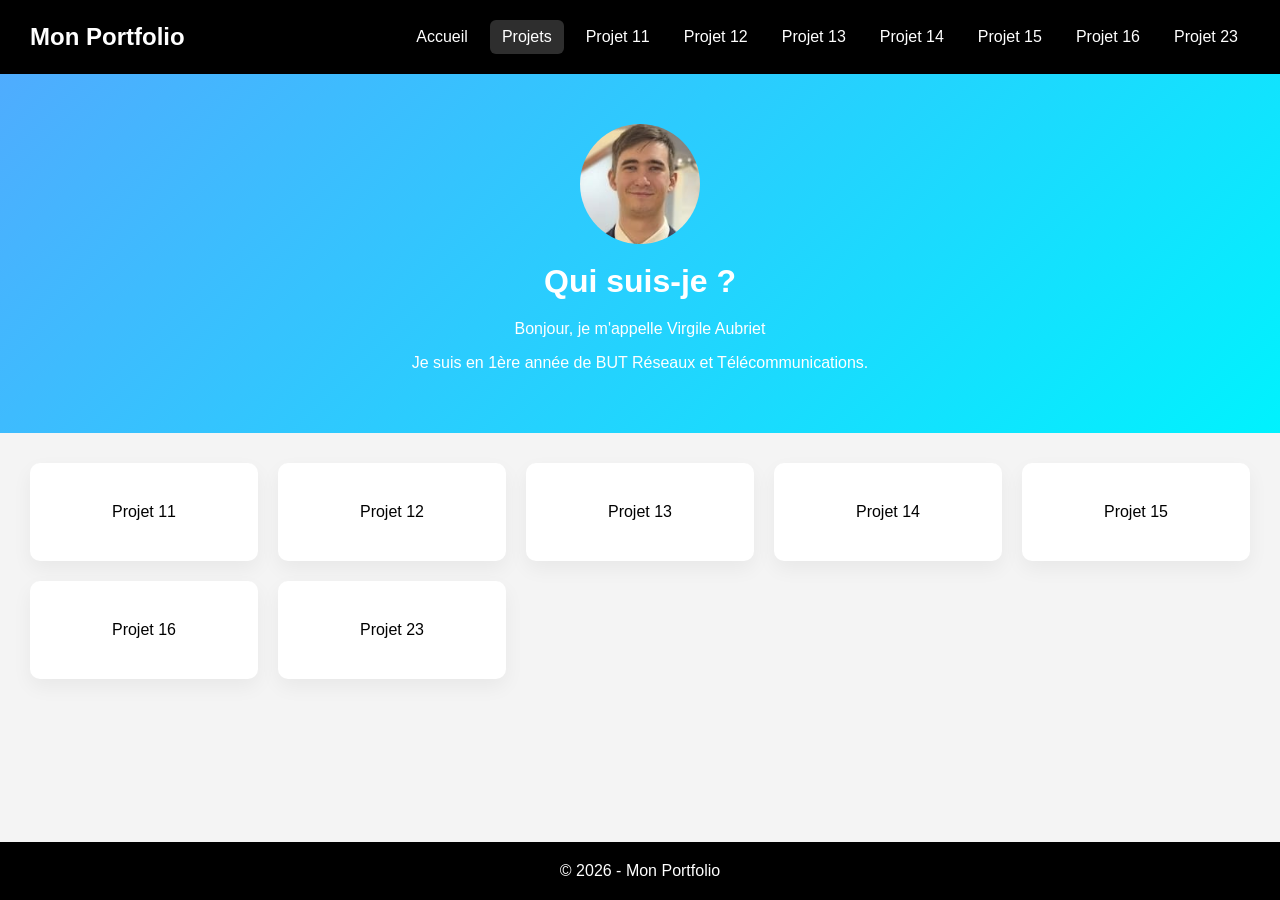
<file: index.html>
<!DOCTYPE html>
<html lang="fr">
<head>
    <meta charset="UTF-8">
    <meta name="viewport" content="width=device-width, initial-scale=1.0">
    <title>Portfolio</title>
    <link rel="stylesheet" href="style.css">
</head>
<body>

<header>
    <h1>Mon Portfolio</h1>
    <nav>
        <a href="accueil.html">Accueil</a>
        <a href="index.html" class="active">Projets</a>
        <a href="sae11.html">Projet 11</a>
        <a href="sae12.html">Projet 12</a>
        <a href="sae13.html">Projet 13</a>
        <a href="sae14.html">Projet 14</a>
        <a href="sae15.html">Projet 15</a>
        <a href="sae16.html">Projet 16</a>
        <a href="sae23.html">Projet 23</a>
    </nav>
</header>
<main class = "site-content">
<section class="hero">
    <img src="f6d7d81a-d2c5-4a69-b58c-14ff6cce10dd.jpg" alt="c moi" class="photo-ronde">
    <h2>Qui suis-je ?</h2>
    <p>Bonjour, je m'appelle Virgile Aubriet </p>
    <p>Je suis en 1ère année de BUT Réseaux et Télécommunications.</p>
</section>

<section class="grid">
    <a href="sae11.html" class="card">Projet 11</a>
    <a href="sae12.html" class="card">Projet 12</a>
    <a href="sae13.html" class="card">Projet 13</a>
    <a href="sae14.html" class="card">Projet 14</a>
    <a href="sae15.html" class="card">Projet 15</a>
    <a href="sae16.html" class="card">Projet 16</a>
    <a href="sae23.html" class="card">Projet 23</a>
</section>
</main>
<footer>
    <p>© 2026 - Mon Portfolio</p>
</footer>

</body>
</html>
</file>
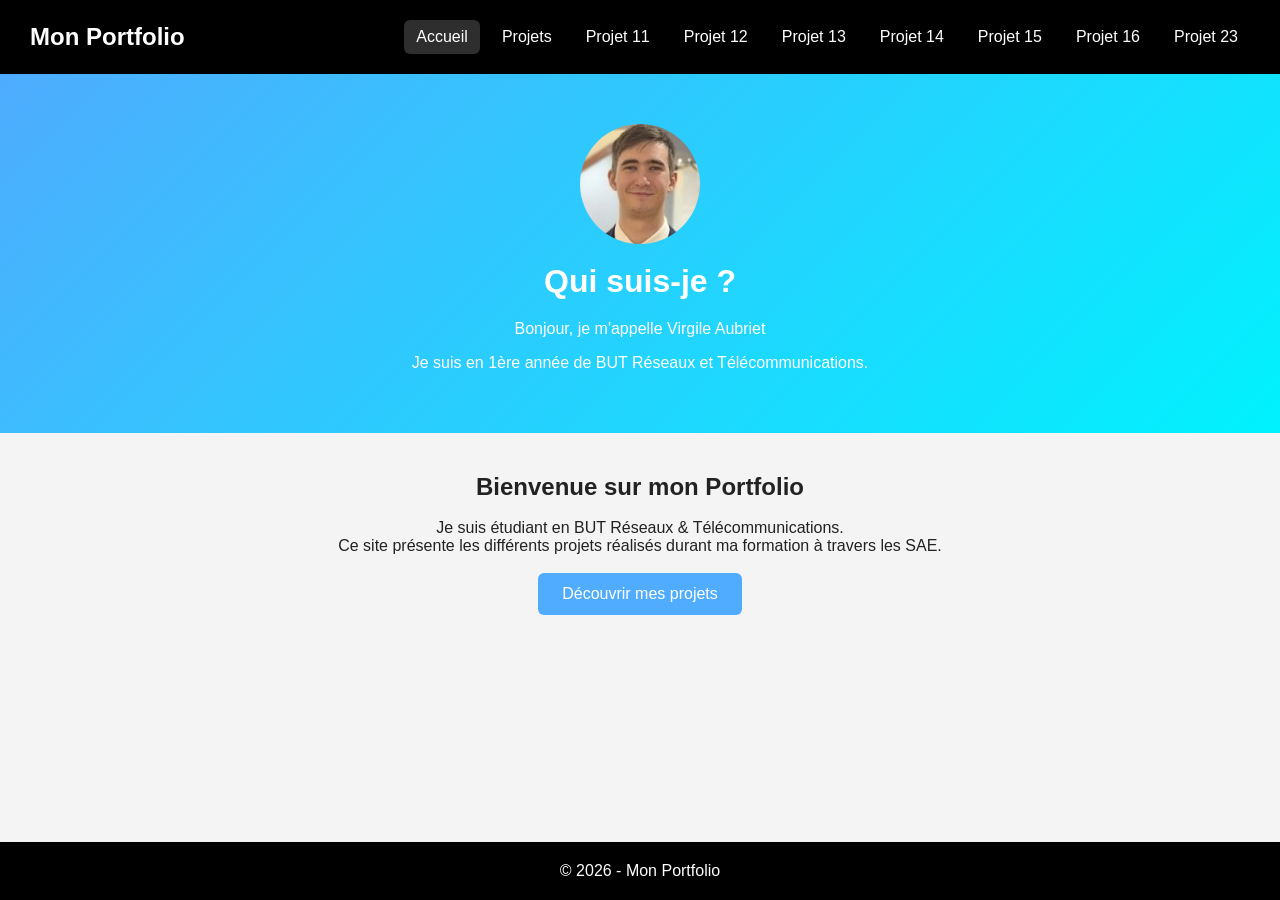
<file: accueil.html>
<!-- ========================= -->
<!-- NOUVELLE PAGE ACCUEIL -->
<!-- index.html -->
<!-- ========================= -->

<!DOCTYPE html>
<html lang="fr">
<head>
    <meta charset="UTF-8">
    <meta name="viewport" content="width=device-width, initial-scale=1.0">
    <title>Accueil - Mon Portfolio</title>

    <link rel="stylesheet" href="style.css">
</head>

<body>

<header>

    <div class="logo">

        <span class="dot"></span>

        <h1>Mon Portfolio</h1>

    </div>

    <nav>

        

        <div class="dropdown">
            <div class="dropdown-content">
                <a href="accueil.html" class="active">Accueil</a>
                <a href="index.html">Projets</a>
                <a href="sae11.html">Projet 11</a>
                <a href="sae12.html">Projet 12</a>
                <a href="sae13.html">Projet 13</a>
                <a href="sae14.html">Projet 14</a>
                <a href="sae15.html">Projet 15</a>
                <a href="sae16.html">Projet 16</a>
                <a href="sae23.html">Projet 23</a>
            </div>

        </div>

    </nav>

</header>

<main class="accueil">
    <section class="hero">
        <img src="f6d7d81a-d2c5-4a69-b58c-14ff6cce10dd.jpg" alt="c moi" class="photo-ronde">
        <h2>Qui suis-je ?</h2>
        <p>Bonjour, je m'appelle Virgile Aubriet </p>
        <p>Je suis en 1ère année de BUT Réseaux et Télécommunications.</p>
    </section>
    <section class="presentation">

        <h2>Bienvenue sur mon Portfolio</h2>
        <br>
        <p>
            Je suis étudiant en BUT Réseaux & Télécommunications.
        </p>

        <p>
            Ce site présente les différents projets réalisés
            durant ma formation à travers les SAE.
        </p>
        <br>
        <a href="index.html" class="btn">
            Découvrir mes projets
        </a>

    </section>

</main>

<footer>
    <p>© 2026 - Mon Portfolio</p>
</footer>

</body>
</html>
</file>
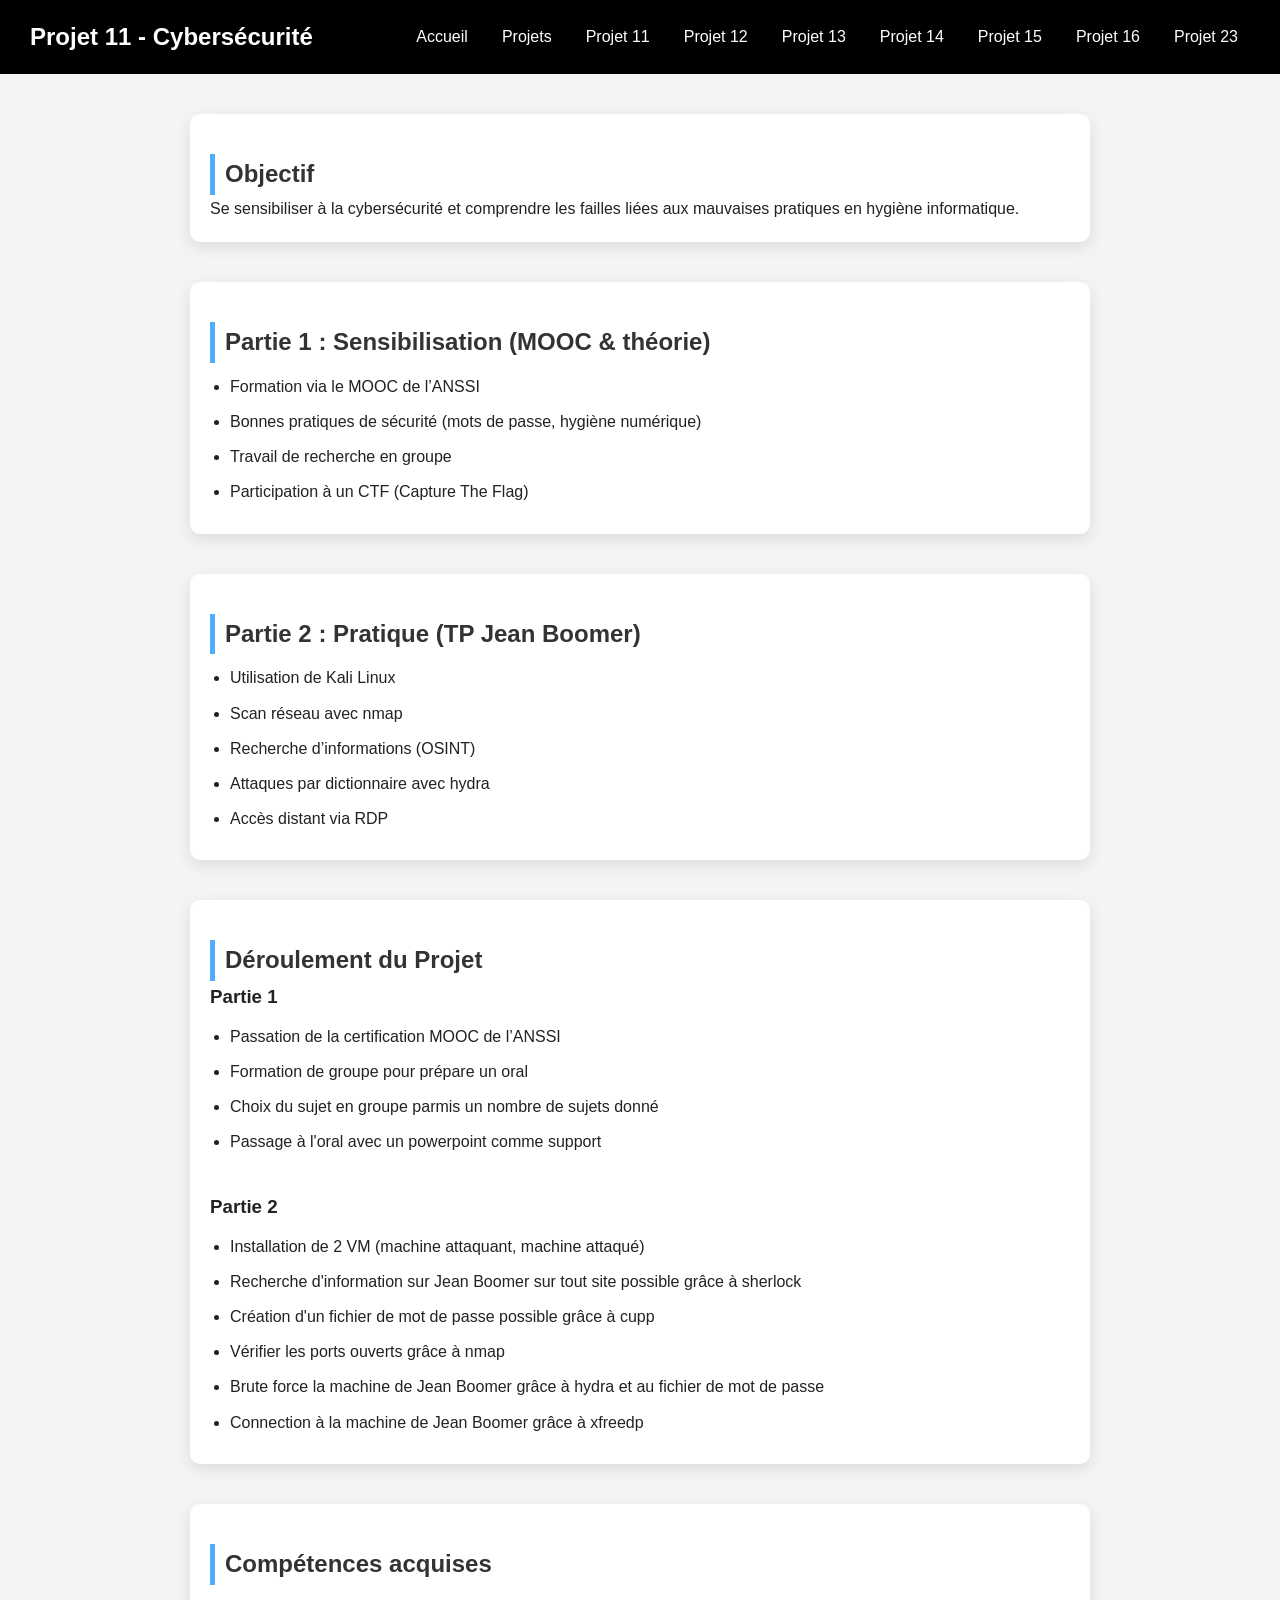
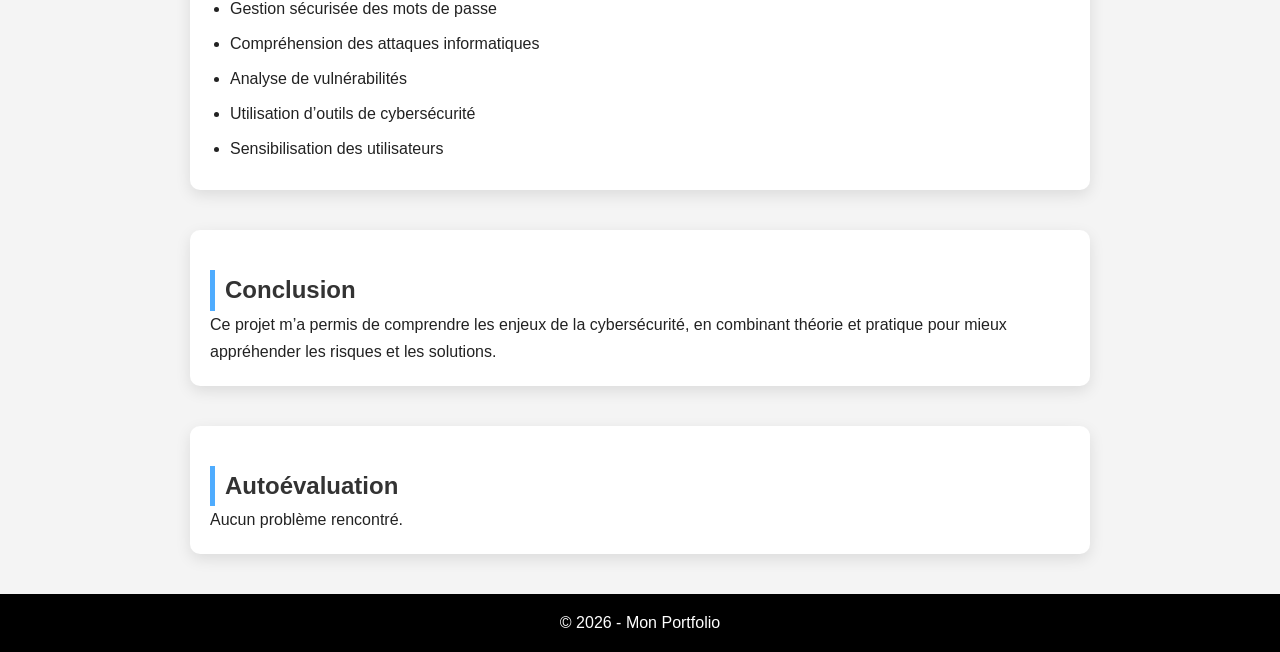
<file: sae11.html>
<!DOCTYPE html>
<html lang="fr">
<head>
    <meta charset="UTF-8">
    <title>Projet11 - Cybersécurité</title>
    <link rel="stylesheet" href="style.css">
</head>
<body class="sae11">

<header>
    <h1>Projet 11 - Cybersécurité</h1>
    <nav>
        <a href="accueil.html">Accueil</a>
        <a href="index.html">Projets</a>
        <a href="sae11.html class="active"">Projet 11</a>
        <a href="sae12.html">Projet 12</a>
        <a href="sae13.html">Projet 13</a>
        <a href="sae14.html">Projet 14</a>
        <a href="sae15.html">Projet 15</a>
        <a href="sae16.html">Projet 16</a>
        <a href="sae23.html">Projet 23</a>
    </nav>
</header>

<main>

<section class="content">
    <h2>Objectif</h2>
    <p>
        Se sensibiliser à la cybersécurité et comprendre les failles liées aux mauvaises pratiques
        en hygiène informatique.
    </p>
</section>

<section class="content">
    <h2>Partie 1 : Sensibilisation (MOOC & théorie)</h2>

    <ul>
        <li>Formation via le MOOC de l’ANSSI</li>
        <li>Bonnes pratiques de sécurité (mots de passe, hygiène numérique)</li>
        <li>Travail de recherche en groupe</li>
        <li>Participation à un CTF (Capture The Flag)</li>
    </ul>
</section>

<section class="content">
    <h2>Partie 2 : Pratique (TP Jean Boomer)</h2>

    <ul>
        <li>Utilisation de Kali Linux</li>
        <li>Scan réseau avec nmap</li>
        <li>Recherche d’informations (OSINT)</li>
        <li>Attaques par dictionnaire avec hydra</li>
        <li>Accès distant via RDP</li>
    </ul>
</section>

<section class="content">
    <h2>Déroulement du Projet</h2>
    <h3>Partie 1</h3>
    <ul>
        <li>Passation de la certification MOOC de l’ANSSI</li>
        <li>Formation de groupe pour prépare un oral</li>
        <li>Choix du sujet en groupe parmis un nombre de sujets donné</li>
        <li>Passage à l'oral avec un powerpoint comme support</li><br>
    </ul>
    <h3>Partie 2</h3>
    <ul>
        <li>Installation de 2 VM (machine attaquant, machine attaqué)</li>
        <li>Recherche d'information sur Jean Boomer sur tout site possible grâce à sherlock</li>
        <li>Création d'un fichier de mot de passe possible grâce à cupp</li>
        <li>Vérifier les ports ouverts grâce à nmap</li>
        <li>Brute force la machine de Jean Boomer grâce à hydra et au fichier de mot de passe</li>
        <li>Connection à la machine de Jean Boomer grâce à xfreedp</li>
    </ul>
</section>

<section class="content">
    <h2>Compétences acquises</h2>

    <ul>
        <li>Gestion sécurisée des mots de passe</li>
        <li>Compréhension des attaques informatiques</li>
        <li>Analyse de vulnérabilités</li>
        <li>Utilisation d’outils de cybersécurité</li>
        <li>Sensibilisation des utilisateurs</li>
    </ul>
</section>

<section class="content">
    <h2>Conclusion</h2>
    <p>
        Ce projet m’a permis de comprendre les enjeux de la cybersécurité,
        en combinant théorie et pratique pour mieux appréhender les risques et les solutions.
    </p>
</section>
<section class="content">
    <h2>Autoévaluation</h2>
    <p>
        Aucun problème rencontré.
    </p>
</section>

</main>

<footer>
    <p>© 2026 - Mon Portfolio</p>
</footer>

</body>
</html>
</file>
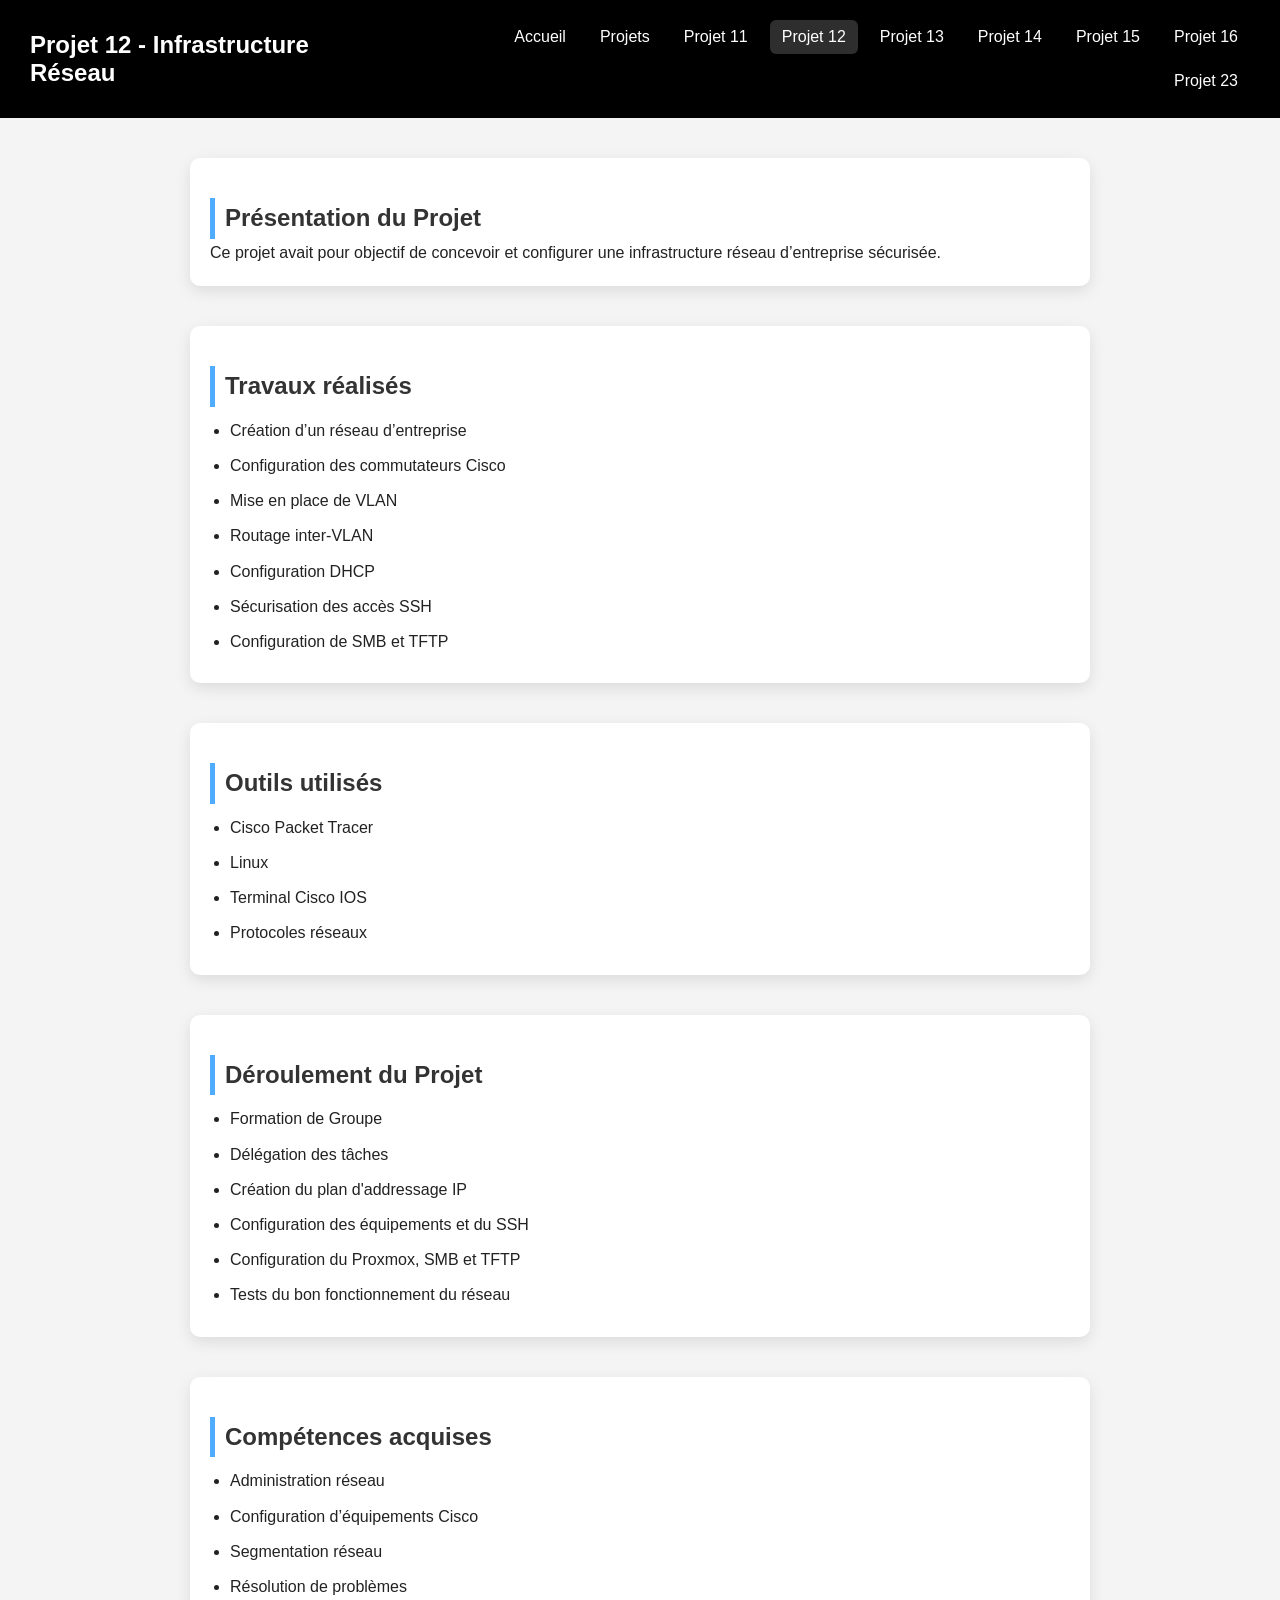
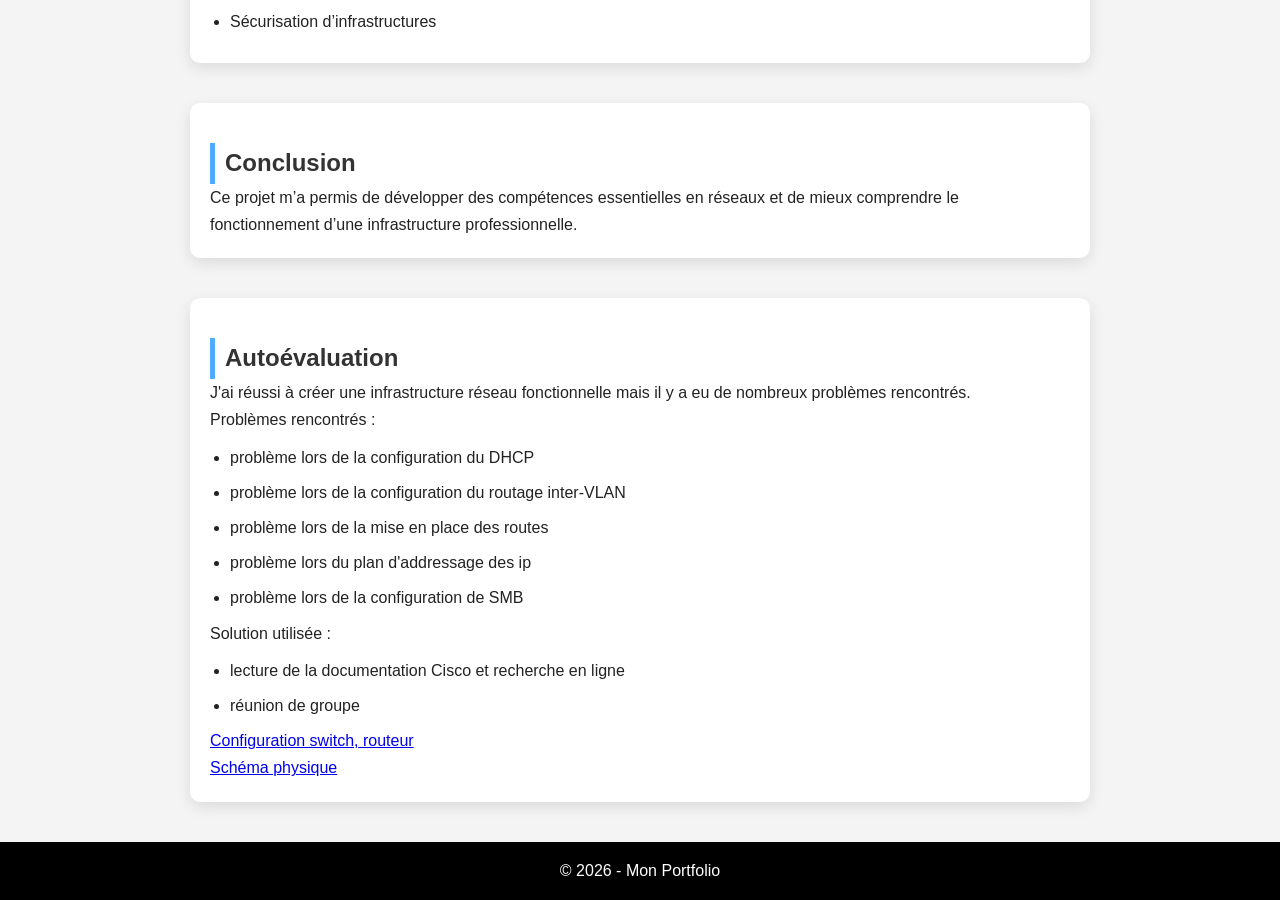
<file: sae12.html>
<!-- ========================= -->
<!-- NOUVELLE VERSION SAE12 -->
<!-- sae12.html -->
<!-- ========================= -->

<!DOCTYPE html>
<html lang="fr">
<head>
    <meta charset="UTF-8">
    <meta name="viewport" content="width=device-width, initial-scale=1.0">
    <title>Projet12 - Réseaux</title>
    <link rel="stylesheet" href="style.css">
</head>

<body class="sae12">

<header>
    <h1>Projet 12 - Infrastructure Réseau</h1>

    <nav>
        <a href="accueil.html">Accueil</a>
        <a href="index.html">Projets</a>
        <a href="sae11.html">Projet 11</a>
        <a href="sae12.html" class="active">Projet 12</a>
        <a href="sae13.html">Projet 13</a>
        <a href="sae14.html">Projet 14</a>
        <a href="sae15.html">Projet 15</a>
        <a href="sae16.html">Projet 16</a>
        <a href="sae23.html">Projet 23</a>
    </nav>
</header>

<main>

<section class="content">
    <h2>Présentation du Projet</h2>

    <p>
        Ce projet avait pour objectif de concevoir et configurer
        une infrastructure réseau d’entreprise sécurisée.
    </p>
</section>

<section class="content">
    <h2>Travaux réalisés</h2>

    <ul>
        <li>Création d’un réseau d’entreprise</li>
        <li>Configuration des commutateurs Cisco</li>
        <li>Mise en place de VLAN</li>
        <li>Routage inter-VLAN</li>
        <li>Configuration DHCP</li>
        <li>Sécurisation des accès SSH</li>
        <li>Configuration de SMB et TFTP</li>
    </ul>
</section>

<section class="content">
    <h2>Outils utilisés</h2>

    <ul>
        <li>Cisco Packet Tracer</li>
        <li>Linux</li>
        <li>Terminal Cisco IOS</li>
        <li>Protocoles réseaux</li>
    </ul>
</section>

<section class="content">
    <h2>Déroulement du Projet</h2>
    <ul>
        <li>Formation de Groupe</li>
        <li>Délégation des tâches</li>
        <li>Création du plan d'addressage IP</li>
        <li>Configuration des équipements et du SSH</li>
        <li>Configuration du Proxmox, SMB et TFTP</li>
        <li>Tests du bon fonctionnement du réseau</li>
    </ul>
</section>

<section class="content">
    <h2>Compétences acquises</h2>

    <ul>
        <li>Administration réseau</li>
        <li>Configuration d’équipements Cisco</li>
        <li>Segmentation réseau</li>
        <li>Résolution de problèmes</li>
        <li>Sécurisation d’infrastructures</li>
    </ul>
</section>

<section class="content">
    <h2>Conclusion</h2>

    <p>
        Ce projet m’a permis de développer des compétences essentielles
        en réseaux et de mieux comprendre le fonctionnement
        d’une infrastructure professionnelle.
    </p>
</section>
<section class="content">
    <h2>Autoévaluation</h2>
    <p>
        J'ai réussi à créer une infrastructure réseau fonctionnelle mais il y a eu de nombreux problèmes rencontrés. <br>
        Problèmes rencontrés : 
            <ul> 
                <li>problème lors de la configuration du DHCP</li>
                <li>problème lors de la configuration du routage inter-VLAN</li>
                <li>problème lors de la mise en place des routes</li>
                <li>problème lors du plan d'addressage des ip</li>
                <li>problème lors de la configuration de SMB</li>
            </ul>
        Solution utilisée :
            <ul>
                <li>lecture de la documentation Cisco et recherche en ligne</li>
                <li>réunion de groupe</li>
            </ul>
    </p>
    <a href="config.txt">Configuration switch, routeur</a>
    <br>
    <a href="shcema_physique.png">Schéma physique</a>
</section>
</main>

<footer>
    <p>© 2026 - Mon Portfolio</p>
</footer>

</body>
</html>
</file>
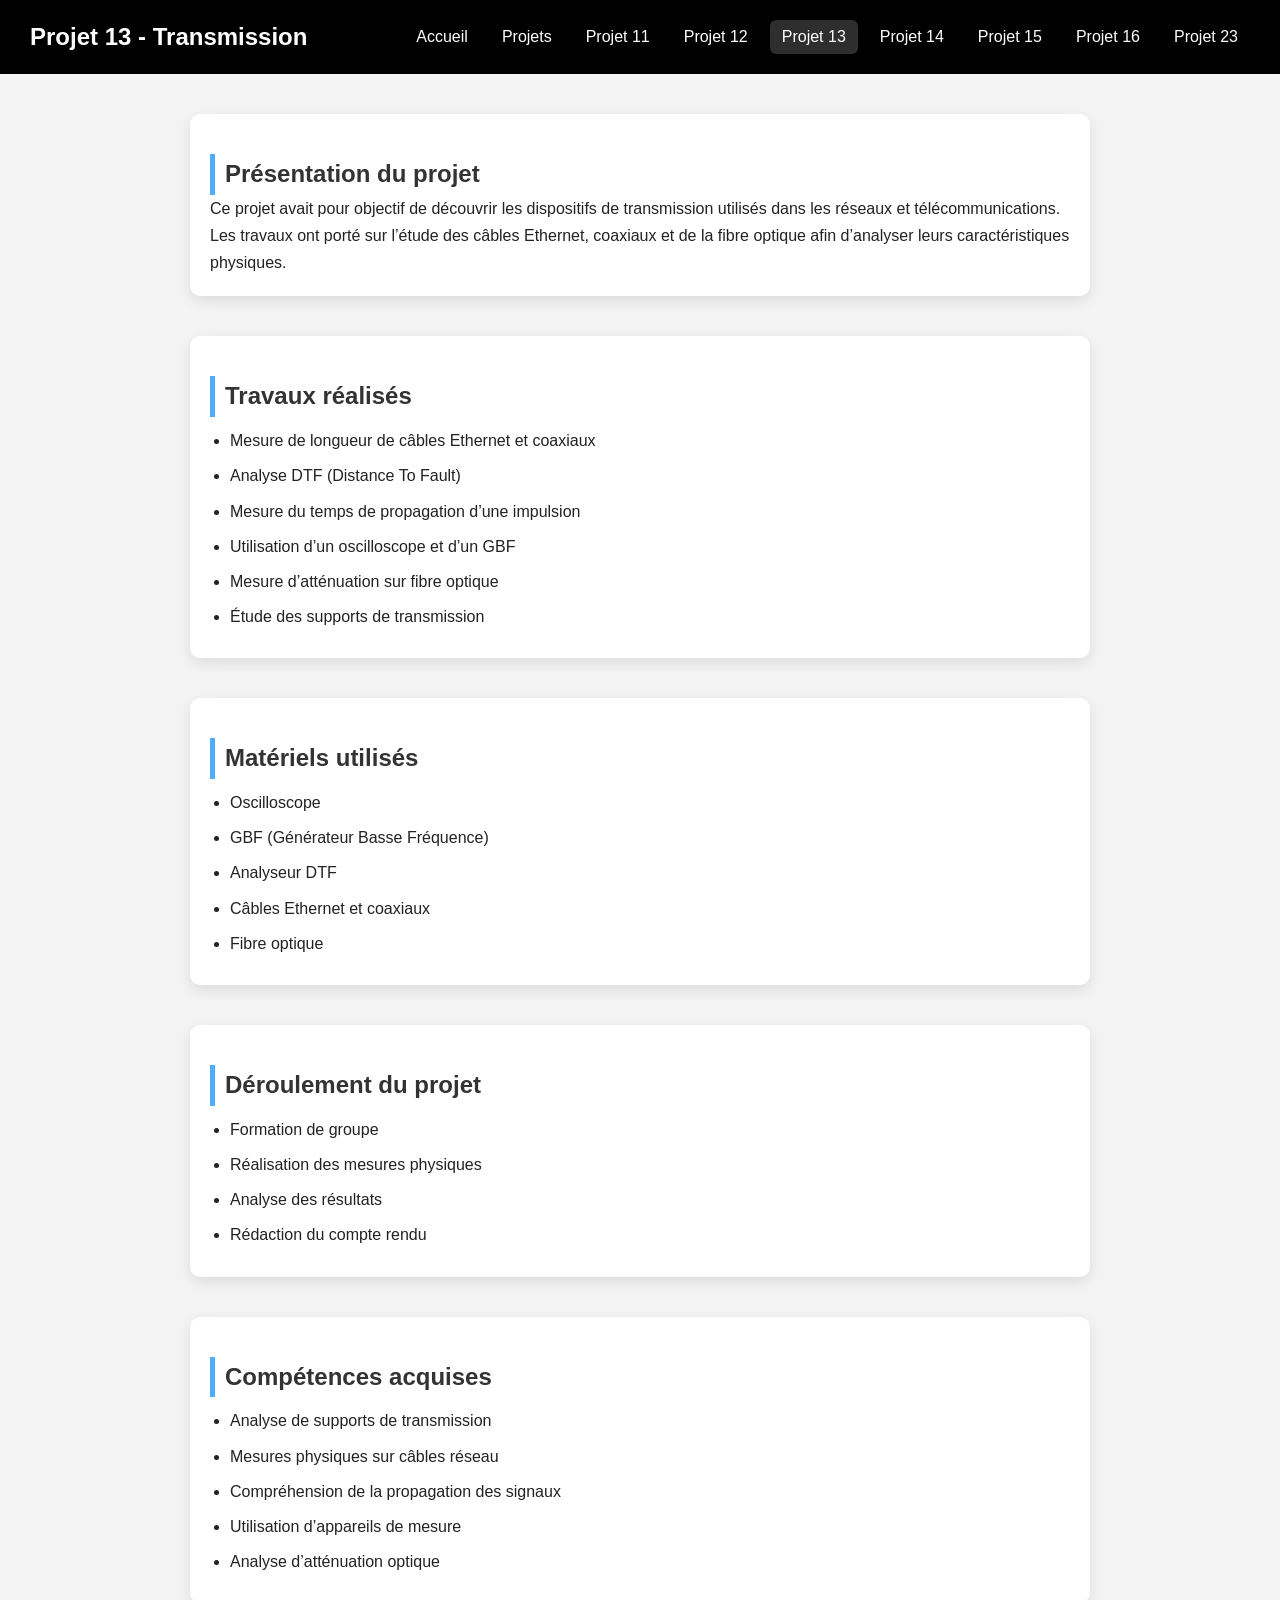
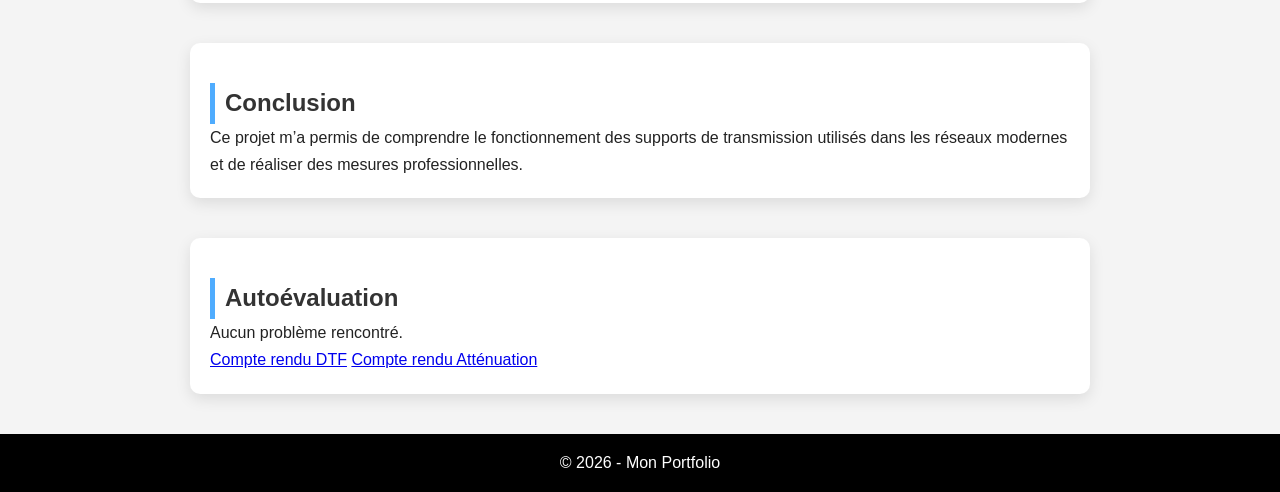
<file: sae13.html>
<!-- ========================= -->
<!-- projet13.html -->
<!-- Projet Transmission -->
<!-- ========================= -->

<!DOCTYPE html>
<html lang="fr">
<head>
    <meta charset="UTF-8">
    <meta name="viewport" content="width=device-width, initial-scale=1.0">
    <title>Projet Transmission</title>

    <link rel="stylesheet" href="style.css">
</head>

<body class="sae15">


<header>
    <h1>Projet 13 - Transmission</h1>

    <nav>
        <a href="accueil.html">Accueil</a>
        <a href="index.html">Projets</a>
        <a href="sae11.html">Projet 11</a>
        <a href="sae12.html">Projet 12</a>
        <a href="sae13.html" class="active">Projet 13</a>
        <a href="sae14.html">Projet 14</a>
        <a href="sae15.html">Projet 15</a>
        <a href="sae16.html">Projet 16</a>
        <a href="sae23.html">Projet 23</a>
    </nav>
</header>

<main>

<section class="content">

    <h2>Présentation du projet</h2>

    <p>
        Ce projet avait pour objectif de découvrir les dispositifs
        de transmission utilisés dans les réseaux et télécommunications.
    </p>

    <p>
        Les travaux ont porté sur l’étude des câbles Ethernet,
        coaxiaux et de la fibre optique afin d’analyser
        leurs caractéristiques physiques.
    </p>

</section>

<section class="content">

    <h2>Travaux réalisés</h2>

    <ul>

        <li>Mesure de longueur de câbles Ethernet et coaxiaux</li>

        <li>Analyse DTF (Distance To Fault)</li>

        <li>Mesure du temps de propagation d’une impulsion</li>

        <li>Utilisation d’un oscilloscope et d’un GBF</li>

        <li>Mesure d’atténuation sur fibre optique</li>

        <li>Étude des supports de transmission</li>

    </ul>

</section>

<section class="content">

    <h2>Matériels utilisés</h2>

    <ul>

        <li>Oscilloscope</li>

        <li>GBF (Générateur Basse Fréquence)</li>

        <li>Analyseur DTF</li>

        <li>Câbles Ethernet et coaxiaux</li>

        <li>Fibre optique</li>

    </ul>

</section>

<section class="content">

    <h2>Déroulement du projet</h2>

    <ul>
        <li>Formation de groupe</li>

        <li>Réalisation des mesures physiques</li>

        <li>Analyse des résultats</li>

        <li>Rédaction du compte rendu</li>
    </ul>
</section>

<section class="content">

    <h2>Compétences acquises</h2>

    <ul>

        <li>Analyse de supports de transmission</li>

        <li>Mesures physiques sur câbles réseau</li>

        <li>Compréhension de la propagation des signaux</li>

        <li>Utilisation d’appareils de mesure</li>

        <li>Analyse d’atténuation optique</li>

    </ul>

</section>

<section class="content">

    <h2>Conclusion</h2>

    <p>
        Ce projet m’a permis de comprendre le fonctionnement
        des supports de transmission utilisés dans les réseaux modernes
        et de réaliser des mesures professionnelles.
    </p>

</section>

<section class="content">
    <h2>Autoévaluation</h2>
    <p>
        Aucun problème rencontré.
    </p>
    <a href="DTF-Photometrie-Aubriet-Echalard-Barroux-Duval--Wohlschlegel.pdf">Compte rendu DTF</a>
    <a href="Photometrie-Aubriet-Echalard-Barroux-Duval--Wohlschlegel.pdf">Compte rendu Atténuation</a>
</section>
</main>

<footer>

    <p>© 2026 - Mon Portfolio</p>

</footer>

</body>
</html>
</file>
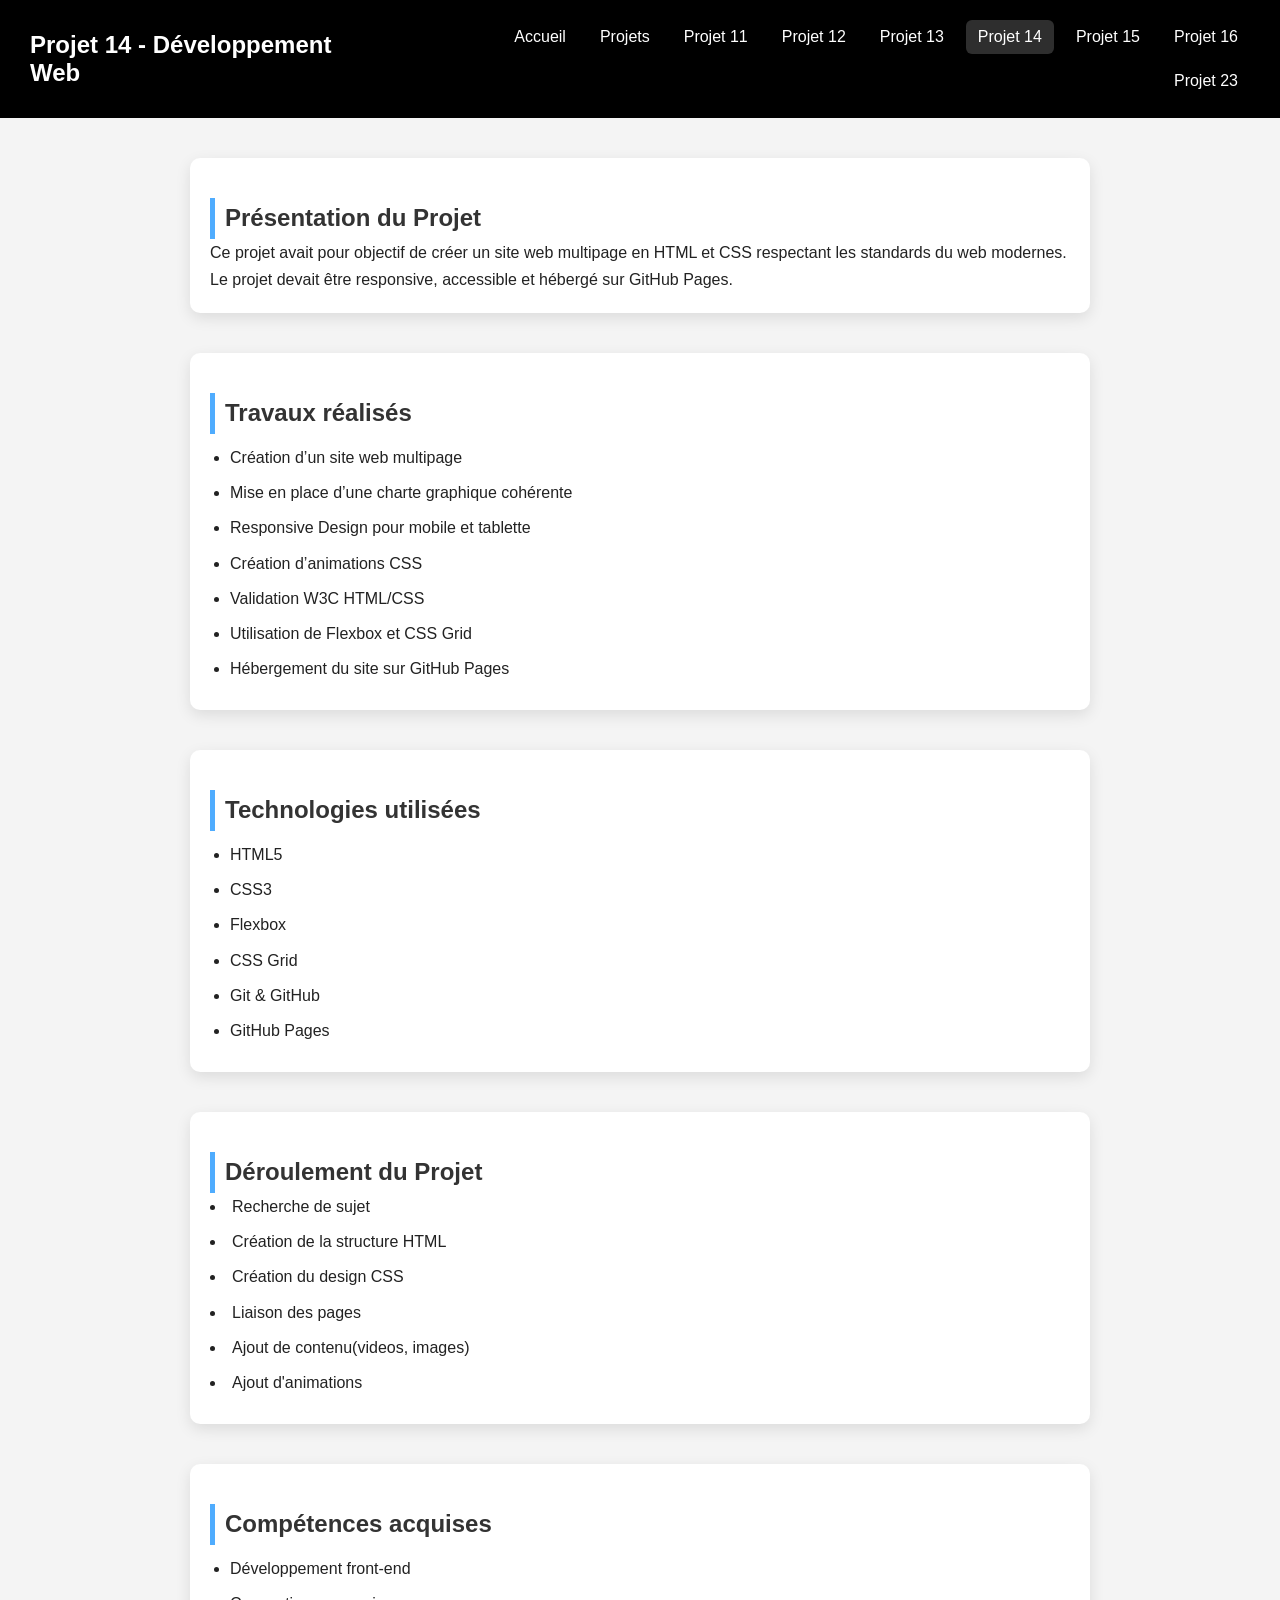
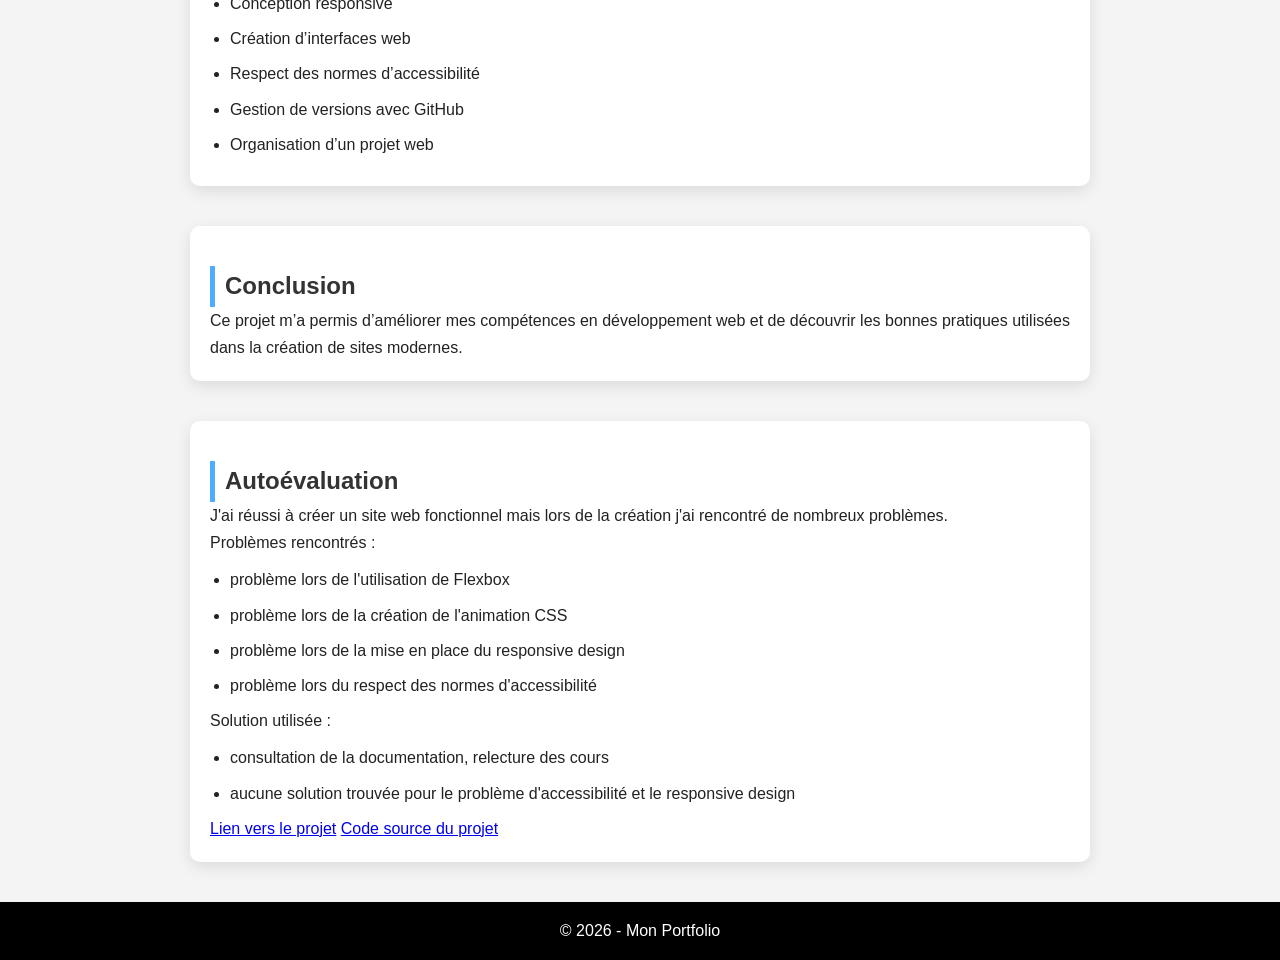
<file: sae14.html>
<!-- ========================= -->
<!-- SAE14 - VERSION AMÉLIORÉE -->
<!-- sae14.html -->
<!-- ========================= -->

<!DOCTYPE html>
<html lang="fr">
<head>
    <meta charset="UTF-8">
    <meta name="viewport" content="width=device-width, initial-scale=1.0">
    <title>Projet14 - Développement Web</title>
    <link rel="stylesheet" href="style.css">
</head>

<body class="sae14">

<header>
    <h1>Projet 14 - Développement Web</h1>

    <nav>
        <a href="accueil.html">Accueil</a>
        <a href="index.html">Projets</a>
        <a href="sae11.html">Projet 11</a>
        <a href="sae12.html">Projet 12</a>
        <a href="sae13.html">Projet 13</a>
        <a href="sae14.html" class="active">Projet 14</a>
        <a href="sae15.html">Projet 15</a>
        <a href="sae16.html">Projet 16</a>
        <a href="sae23.html">Projet 23</a>
    </nav>
</header>

<main>

<section class="content">
    <h2>Présentation du Projet</h2>

    <p>
        Ce projet avait pour objectif de créer un site web multipage
        en HTML et CSS respectant les standards du web modernes.
    </p>

    <p>
        Le projet devait être responsive, accessible et hébergé
        sur GitHub Pages.
    </p>
</section>

<section class="content">
    <h2>Travaux réalisés</h2>

    <ul>
        <li>Création d’un site web multipage</li>
        <li>Mise en place d’une charte graphique cohérente</li>
        <li>Responsive Design pour mobile et tablette</li>
        <li>Création d’animations CSS</li>
        <li>Validation W3C HTML/CSS</li>
        <li>Utilisation de Flexbox et CSS Grid</li>
        <li>Hébergement du site sur GitHub Pages</li>
    </ul>
</section>

<section class="content">
    <h2>Technologies utilisées</h2>

    <ul>
        <li>HTML5</li>
        <li>CSS3</li>
        <li>Flexbox</li>
        <li>CSS Grid</li>
        <li>Git & GitHub</li>
        <li>GitHub Pages</li>
    </ul>
</section>

<section class="content">
    <h2>Déroulement du Projet</h2>
        <li>Recherche de sujet</li>
        <li>Création de la structure HTML</li>
        <li>Création du design CSS</li>
        <li>Liaison des pages</li>
        <li>Ajout de contenu(videos, images)</li>
        <li>Ajout d'animations</li>
    </ul>

</section>

<section class="content">
    <h2>Compétences acquises</h2>

    <ul>
        <li>Développement front-end</li>
        <li>Conception responsive</li>
        <li>Création d’interfaces web</li>
        <li>Respect des normes d’accessibilité</li>
        <li>Gestion de versions avec GitHub</li>
        <li>Organisation d’un projet web</li>
    </ul>
</section>

<section class="content">
    <h2>Conclusion</h2>

    <p>
        Ce projet m’a permis d’améliorer mes compétences
        en développement web et de découvrir les bonnes pratiques
        utilisées dans la création de sites modernes.
    </p>
</section>
<section class="content">
    <h2>Autoévaluation</h2>
    <p>
        J'ai réussi à créer un site web fonctionnel mais lors de la création j'ai rencontré de nombreux problèmes. <br>
        Problèmes rencontrés : 
            <ul> 
                <li>problème lors de l'utilisation de Flexbox</li>
                <li>problème lors de la création de l'animation CSS</li>
                <li>problème lors de la mise en place du responsive design</li>
                <li>problème lors du respect des normes d'accessibilité</li>
            </ul> 
        Solution utilisée : 
            <ul>
                <li>consultation de la documentation, relecture des cours</li>
                <li>aucune solution trouvée pour le problème d'accessibilité et le responsive design</li>
            </ul>
    </p>
    <a href="https://monsieurthon1.github.io/SAE14/">Lien vers le projet</a>
    <a href="sae14.txt">Code source du projet</a>
</section>
</main>

<footer>
    <p>© 2026 - Mon Portfolio</p>
</footer>

</body>
</html>
</file>
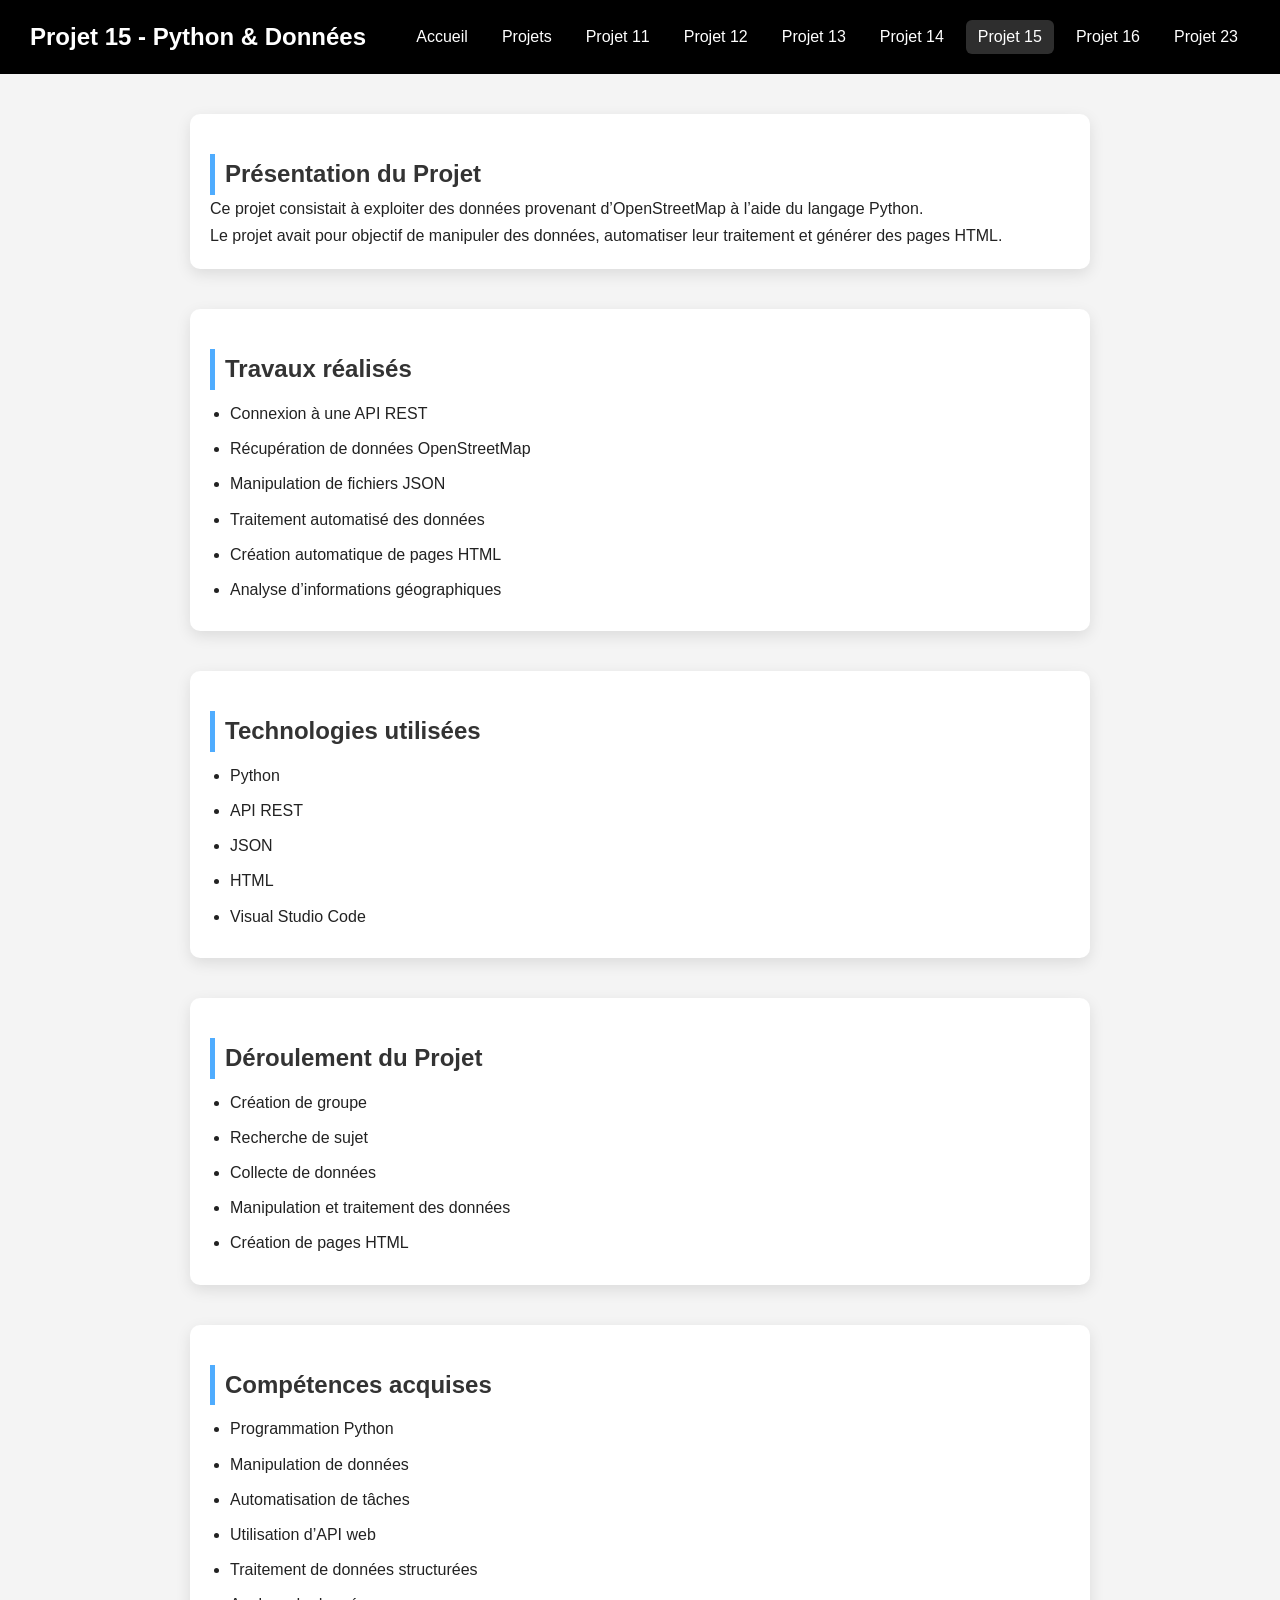
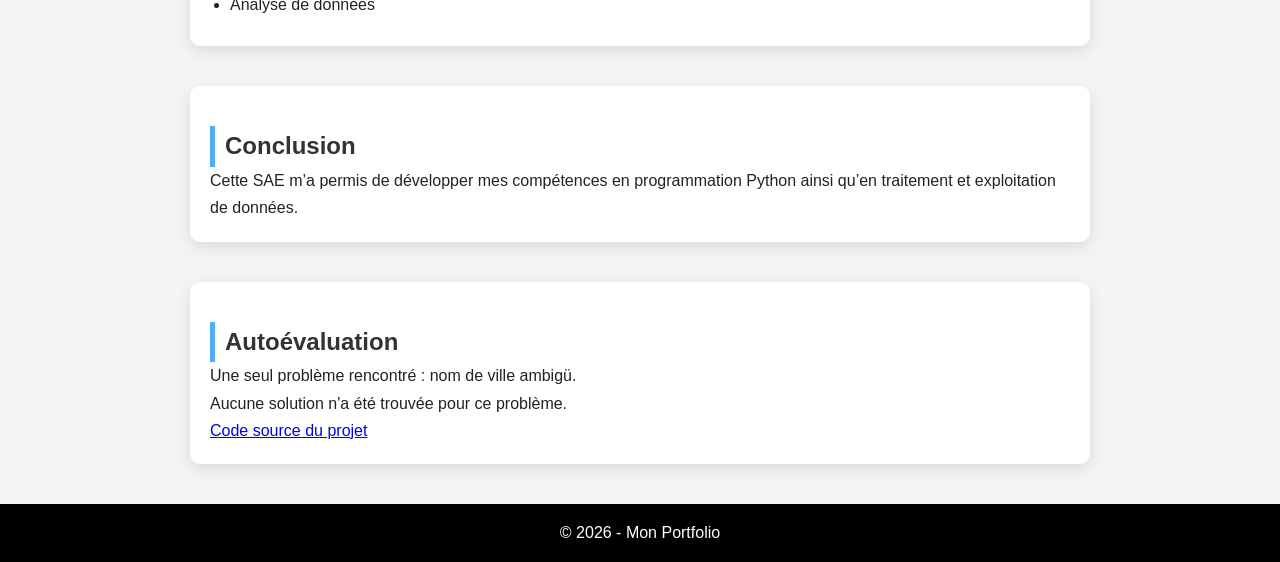
<file: sae15.html>
<!-- ========================= -->
<!-- SAE15 - VERSION AMÉLIORÉE -->
<!-- sae15.html -->
<!-- ========================= -->

<!DOCTYPE html>
<html lang="fr">
<head>
    <meta charset="UTF-8">
    <meta name="viewport" content="width=device-width, initial-scale=1.0">
    <title>Projet15 - Python & Données</title>
    <link rel="stylesheet" href="style.css">
</head>

<body class="sae15">

<header>
    <h1>Projet 15 - Python & Données</h1>

    <nav>
        <a href="accueil.html">Accueil</a>
        <a href="index.html">Projets</a>
        <a href="sae11.html">Projet 11</a>
        <a href="sae12.html">Projet 12</a>
        <a href="sae13.html">Projet 13</a>
        <a href="sae14.html">Projet 14</a>
        <a href="sae15.html" class="active">Projet 15</a>
        <a href="sae16.html">Projet 16</a>
        <a href="sae23.html">Projet 23</a>
    </nav>
</header>

<main>

<section class="content">
    <h2>Présentation du Projet</h2>

    <p>
        Ce projet consistait à exploiter des données provenant
        d’OpenStreetMap à l’aide du langage Python.
    </p>

    <p>
        Le projet avait pour objectif de manipuler des données,
        automatiser leur traitement et générer des pages HTML.
    </p>
</section>

<section class="content">
    <h2>Travaux réalisés</h2>

    <ul>
        <li>Connexion à une API REST</li>
        <li>Récupération de données OpenStreetMap</li>
        <li>Manipulation de fichiers JSON</li>
        <li>Traitement automatisé des données</li>
        <li>Création automatique de pages HTML</li>
        <li>Analyse d’informations géographiques</li>
    </ul>
</section>

<section class="content">
    <h2>Technologies utilisées</h2>

    <ul>
        <li>Python</li>
        <li>API REST</li>
        <li>JSON</li>
        <li>HTML</li>
        <li>Visual Studio Code</li>
    </ul>
</section>

<section class="content">
    <h2>Déroulement du Projet</h2>
    <ul>
        <li>Création de groupe</li>
        <li>Recherche de sujet</li>
        <li>Collecte de données</li>
        <li>Manipulation et traitement des données</li>
        <li>Création de pages HTML</li>
    </ul>
</section>

<section class="content">
    <h2>Compétences acquises</h2>

    <ul>
        <li>Programmation Python</li>
        <li>Manipulation de données</li>
        <li>Automatisation de tâches</li>
        <li>Utilisation d’API web</li>
        <li>Traitement de données structurées</li>
        <li>Analyse de données</li>
    </ul>
</section>

<section class="content">
    <h2>Conclusion</h2>

    <p>
        Cette SAE m’a permis de développer mes compétences
        en programmation Python ainsi qu’en traitement et exploitation de données.
    </p>
</section>
<section class="content">
    <h2>Autoévaluation</h2>
    <p>
        Une seul problème rencontré : nom de ville ambigü. <br>
        Aucune solution n'a été trouvée pour ce problème.
        <br>
        <a href="sae15.txt">Code source du projet</a>
    </p>
</section>
</main>

<footer>
    <p>© 2026 - Mon Portfolio</p>
</footer>

</body>
</html>
</file>
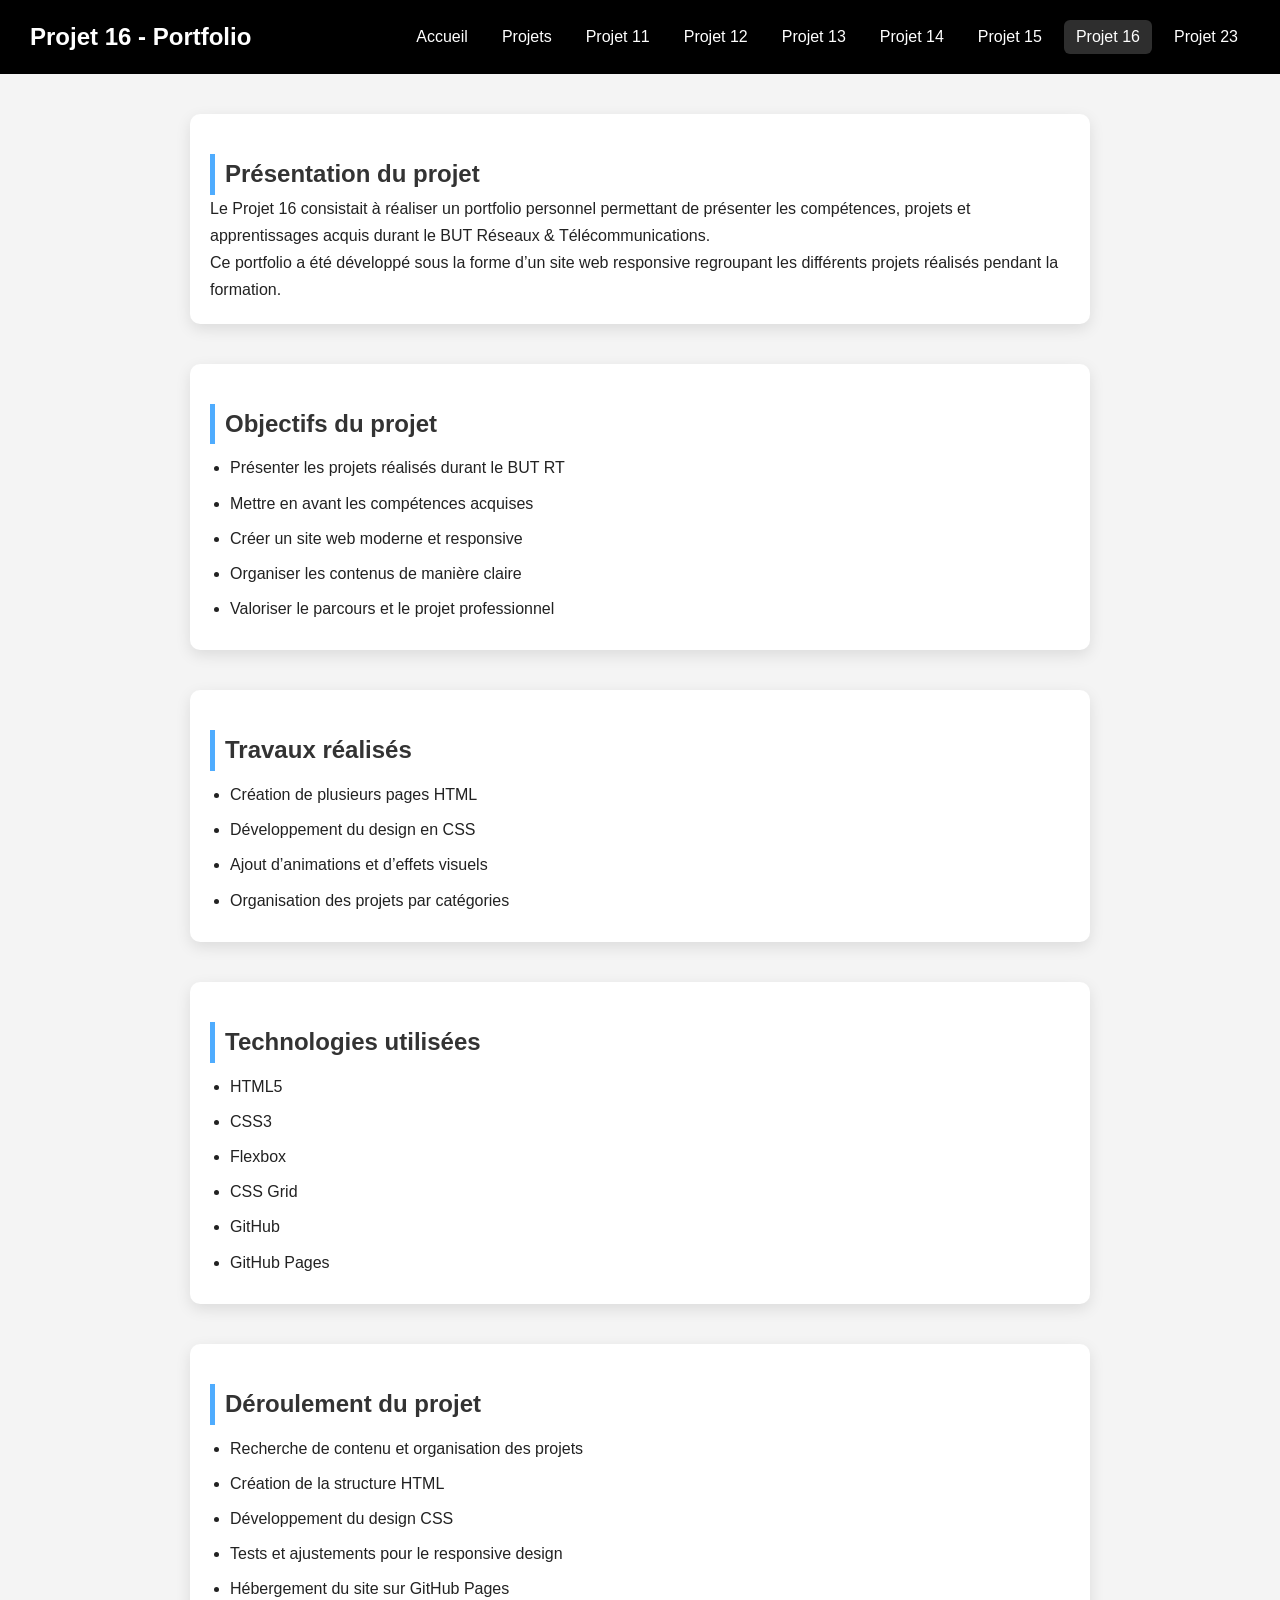
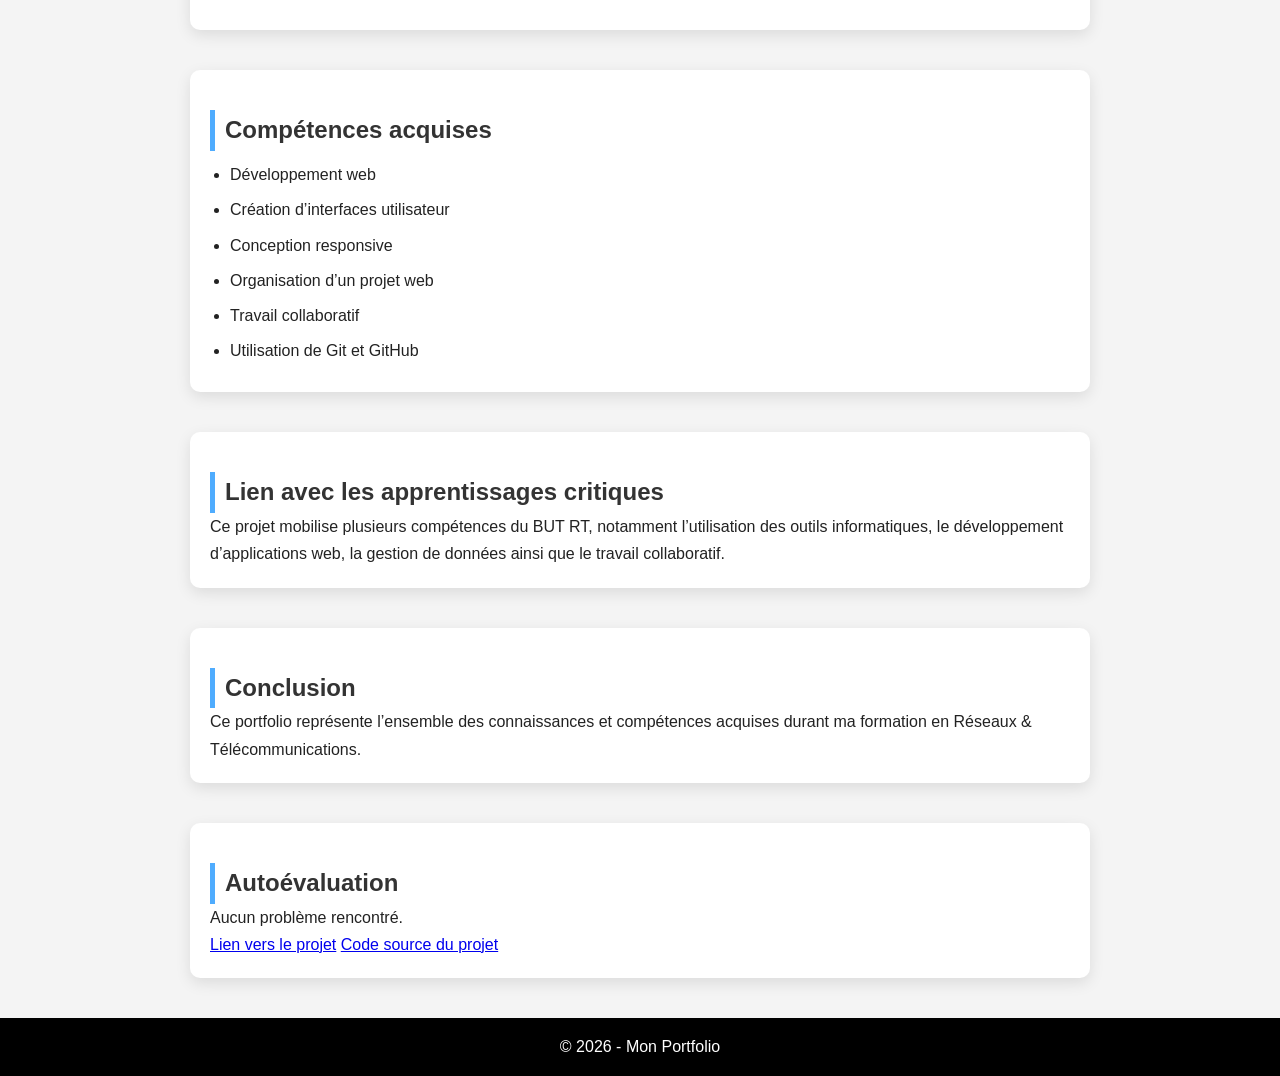
<file: sae16.html>
<!-- ========================= -->
<!-- projet16.html -->
<!-- Projet 16 - Portfolio -->
<!-- ========================= -->

<!DOCTYPE html>
<html lang="fr">
<head>
    <meta charset="UTF-8">
    <meta name="viewport" content="width=device-width, initial-scale=1.0">
    <title>Projet 16 - Portfolio</title>

    <link rel="stylesheet" href="style.css">
</head>

<body class="sae16">

<header>
    <h1>Projet 16 - Portfolio</h1>

    <nav>
        <a href="accueil.html">Accueil</a>
        <a href="index.html">Projets</a>
        <a href="sae11.html">Projet 11</a>
        <a href="sae12.html">Projet 12</a>
        <a href="sae13.html">Projet 13</a>
        <a href="sae14.html">Projet 14</a>
        <a href="sae15.html">Projet 15</a>
        <a href="sae16.html" class="active">Projet 16</a>
        <a href="sae23.html">Projet 23</a>
    </nav>
</header>

</header>

<main>

<section class="content">

    <h2>Présentation du projet</h2>

    <p>
        Le Projet 16 consistait à réaliser un portfolio personnel
        permettant de présenter les compétences,
        projets et apprentissages acquis durant le BUT
        Réseaux & Télécommunications.
    </p>

    <p>
        Ce portfolio a été développé sous la forme d’un site web responsive
        regroupant les différents projets réalisés pendant la formation.
    </p>

</section>

<section class="content">

    <h2>Objectifs du projet</h2>

    <ul>

        <li>Présenter les projets réalisés durant le BUT RT</li>

        <li>Mettre en avant les compétences acquises</li>

        <li>Créer un site web moderne et responsive</li>

        <li>Organiser les contenus de manière claire</li>

        <li>Valoriser le parcours et le projet professionnel</li>

    </ul>

</section>

<section class="content">

    <h2>Travaux réalisés</h2>

    <ul>

        <li>Création de plusieurs pages HTML</li>

        <li>Développement du design en CSS</li>

        <li>Ajout d’animations et d’effets visuels</li>

        <li>Organisation des projets par catégories</li>

    </ul>

</section>

<section class="content">

    <h2>Technologies utilisées</h2>

    <ul>

        <li>HTML5</li>

        <li>CSS3</li>

        <li>Flexbox</li>

        <li>CSS Grid</li>

        <li>GitHub</li>

        <li>GitHub Pages</li>

    </ul>

</section>
<section class="content">
    <h2>Déroulement du projet</h2>

    <ul>

        <li>Recherche de contenu et organisation des projets</li>

        <li>Création de la structure HTML</li>

        <li>Développement du design CSS</li>

        <li>Tests et ajustements pour le responsive design</li>

        <li>Hébergement du site sur GitHub Pages</li>

    </ul>
</section>
<section class="content">

    <h2>Compétences acquises</h2>

    <ul>

        <li>Développement web</li>

        <li>Création d’interfaces utilisateur</li>

        <li>Conception responsive</li>

        <li>Organisation d’un projet web</li>

        <li>Travail collaboratif</li>

        <li>Utilisation de Git et GitHub</li>

    </ul>

</section>

<section class="content">

    <h2>Lien avec les apprentissages critiques</h2>

    <p>
        Ce projet mobilise plusieurs compétences du BUT RT,
        notamment l’utilisation des outils informatiques,
        le développement d’applications web,
        la gestion de données ainsi que le travail collaboratif.
    </p>

</section>

<section class="content">

    <h2>Conclusion</h2>

    <p>
        Ce portfolio représente l’ensemble des connaissances
        et compétences acquises durant ma formation
        en Réseaux & Télécommunications.
    </p>

</section>

<section class="content">
    <h2>Autoévaluation</h2>
    <p>
        Aucun problème rencontré.
    </p>
     <a href="https://monsieurthon1.github.io/Portfolio/accueil.html">Lien vers le projet</a>
     <a href="sae16.txt">Code source du projet</a>
</main>

<footer>

    <p>© 2026 - Mon Portfolio</p>

</footer>

</body>
</html>
</file>
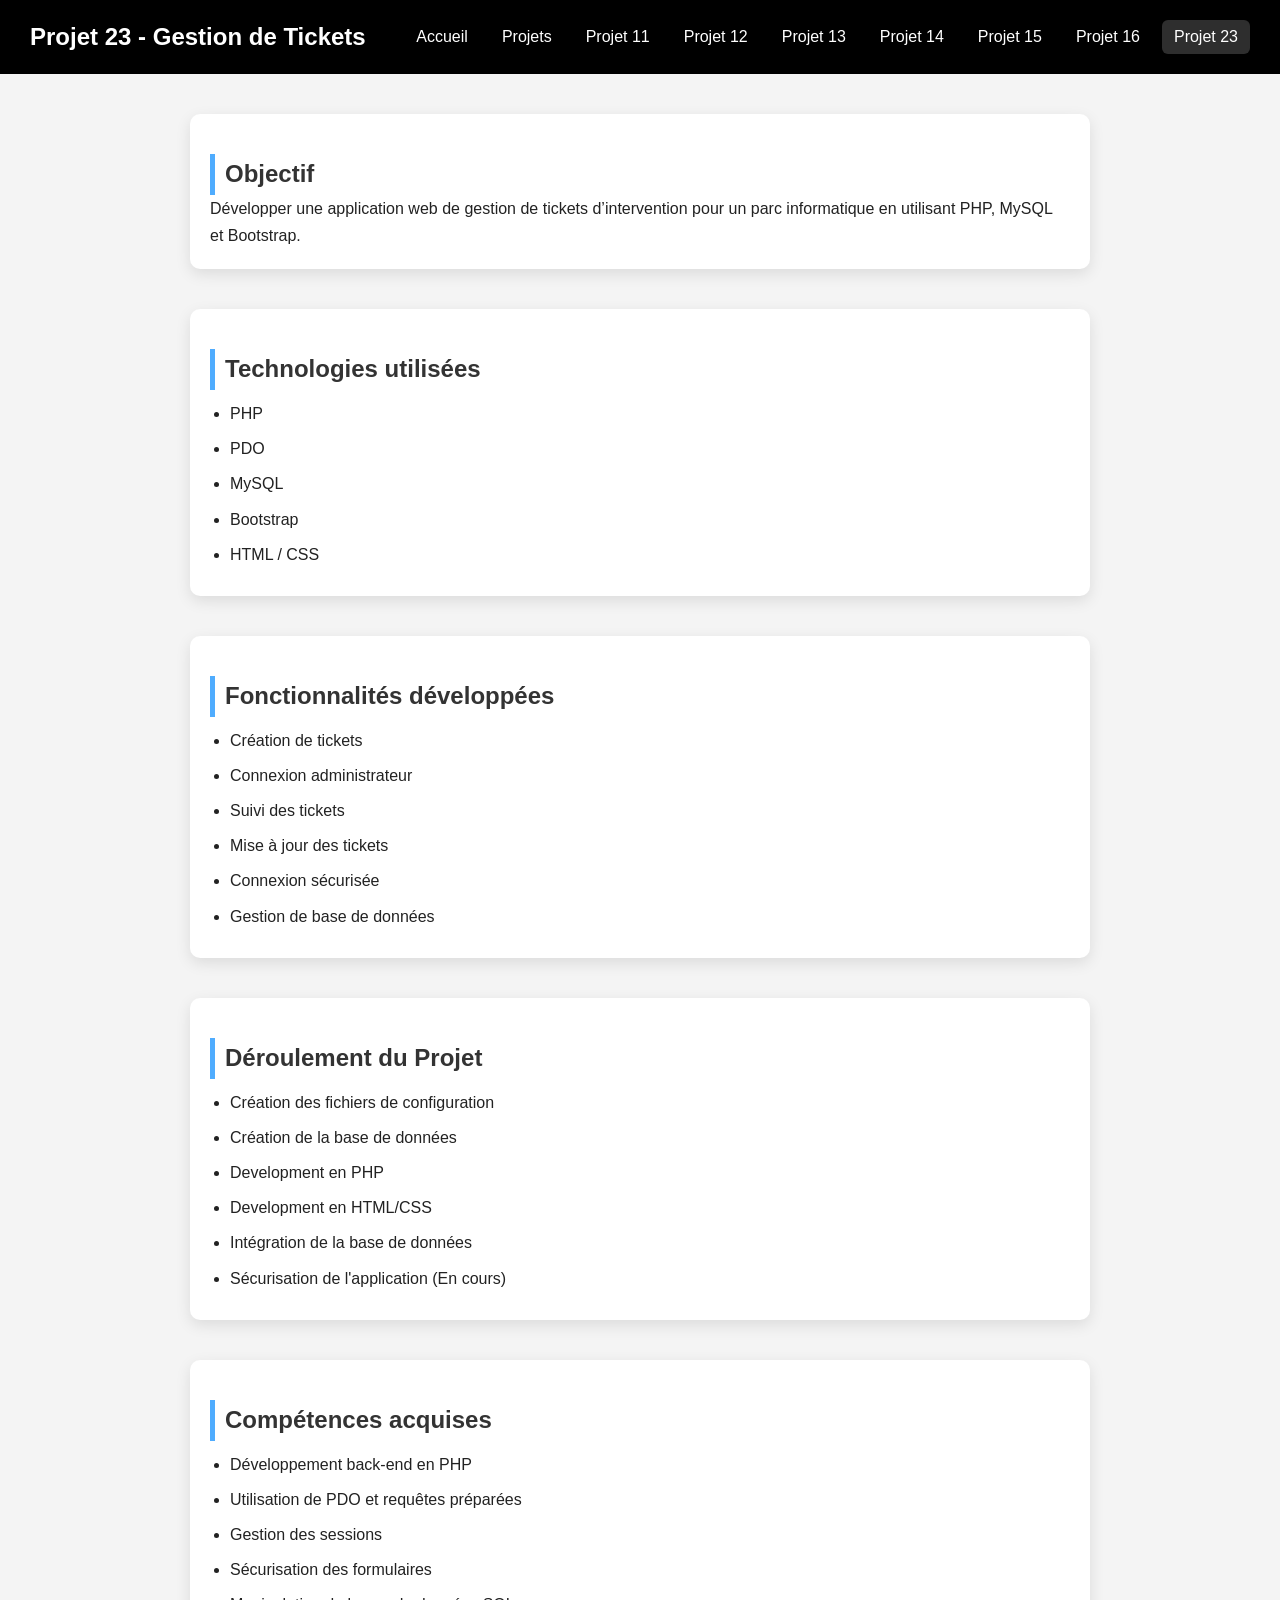
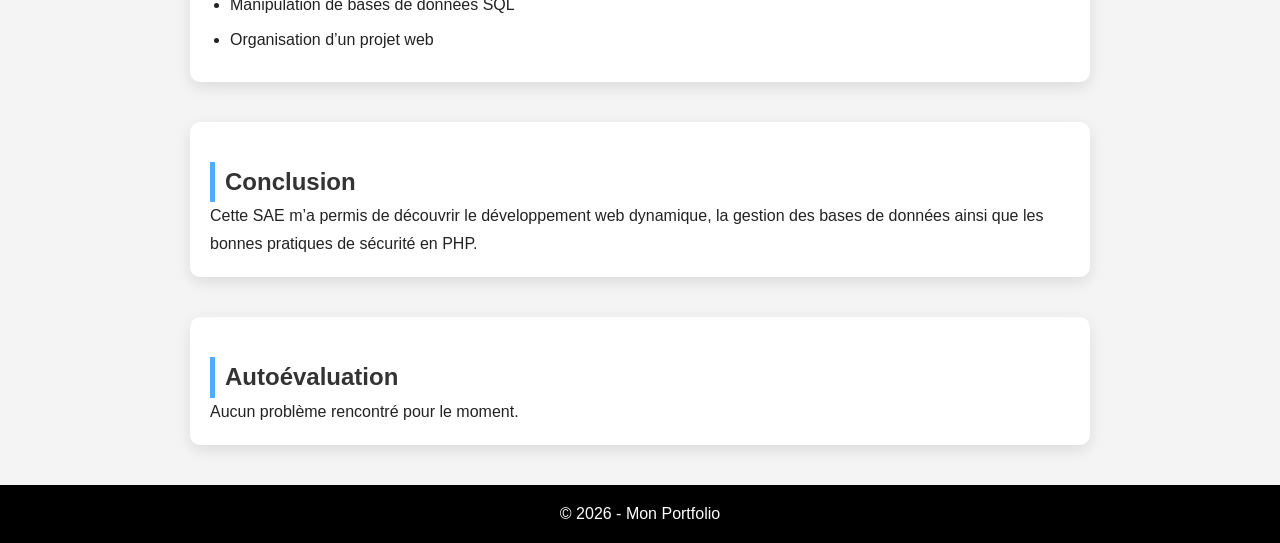
<file: sae23.html>
<!-- ========================= -->
<!-- sae23.html -->
<!-- ========================= -->

<!DOCTYPE html>
<html lang="fr">
<head>
    <meta charset="UTF-8">
    <meta name="viewport" content="width=device-width, initial-scale=1.0">
    <title>Projet23 - Gestion de Tickets</title>
    <link rel="stylesheet" href="style.css">
</head>

<body class="sae23">

<header>
    <h1>Projet 23 - Gestion de Tickets</h1>

    <nav>
        <a href="accueil.html">Accueil</a>
        <a href="index.html">Projets</a>
        <a href="sae11.html">Projet 11</a>
        <a href="sae12.html">Projet 12</a>
        <a href="sae13.html">Projet 13</a>
        <a href="sae14.html">Projet 14</a>
        <a href="sae15.html">Projet 15</a>
        <a href="sae16.html">Projet 16</a>
        <a href="sae23.html" class="active">Projet 23</a>
    </nav>
</header>

<main>

<section class="content">
    <h2>Objectif</h2>

    <p>
        Développer une application web de gestion de tickets d’intervention
        pour un parc informatique en utilisant PHP, MySQL et Bootstrap.
    </p>
</section>

<section class="content">
    <h2>Technologies utilisées</h2>

    <ul>
        <li>PHP</li>
        <li>PDO</li>
        <li>MySQL</li>
        <li>Bootstrap</li>
        <li>HTML / CSS</li>
    </ul>
</section>

<section class="content">
    <h2>Fonctionnalités développées</h2>

    <ul>
        <li>Création de tickets</li>
        <li>Connexion administrateur</li>
        <li>Suivi des tickets</li>
        <li>Mise à jour des tickets</li>
        <li>Connexion sécurisée</li>
        <li>Gestion de base de données</li>
    </ul>
</section>

<section class="content">
    <h2>Déroulement du Projet</h2>
    <ul>
        <li>Création des fichiers de configuration</li>
        <li>Création de la base de données</li>
        <li>Development en PHP</li>
        <li>Development en HTML/CSS</li>
        <li>Intégration de la base de données</li>
        <li>Sécurisation de l'application (En cours)</li>
    </ul>
</section>

<section class="content">
    <h2>Compétences acquises</h2>

    <ul>
        <li>Développement back-end en PHP</li>
        <li>Utilisation de PDO et requêtes préparées</li>
        <li>Gestion des sessions</li>
        <li>Sécurisation des formulaires</li>
        <li>Manipulation de bases de données SQL</li>
        <li>Organisation d’un projet web</li>
    </ul>
</section>

<section class="content">
    <h2>Conclusion</h2>

    <p>
        Cette SAE m’a permis de découvrir le développement web dynamique,
        la gestion des bases de données ainsi que les bonnes pratiques de sécurité en PHP.
    </p>
</section>
<section class="content">
    <h2>Autoévaluation</h2>
    <p>
        Aucun problème rencontré pour le moment.
    </p>
</section>
</main>

<footer>
    <p>© 2026 - Mon Portfolio</p>
</footer>

</body>
</html>
</file>
<file: style.css>
* {
    margin: 0;
    padding: 0;
    box-sizing: border-box;
}

html {
    scroll-behavior: smooth;
}

body {
    font-family: Arial, sans-serif;
    background: #f4f4f4;
    color: #222;
    margin: 0;
    display: flex;
    flex-direction: column;
    min-height: 100vh;
}

img {
    max-width: 100%;
    height: auto;
    display: block;
}

/* HEADER */
header {
    display: flex;
    justify-content: space-between;
    align-items: center;
    gap: 20px;
    padding: 20px 30px;
    background: black;
    color: white;
}

header h1 {
    font-size: 1.5rem;
}

nav {
    display: flex;
    gap: 10px;
    flex-wrap: wrap;
    justify-content: flex-end;
    align-items: center;
}

/* LIENS NAV */
nav a {
    color: white;
    text-decoration: none;
    padding: 8px 12px;
    border-radius: 6px;
    transition: background 0.3s;
    white-space: nowrap;
}

nav a:hover,
nav a.active {
    background: rgba(255,255,255,0.18);
}

.dropdown {
    width: 100%;
}

.dropdown-content {
    display: flex;
    flex-wrap: wrap;
    gap: 10px;
    justify-content: center;
}

/* HERO */
.hero {
    text-align: center;
    padding: 50px 30px;
    background: linear-gradient(135deg, #4facfe, #00f2fe);
    color: white;
}

.hero h2 {
    margin-bottom: 1rem;
    font-size: 2rem;
}

.hero p {
    max-width: 740px;
    margin: 0.5rem auto;
    line-height: 1.6;
}

/* GRID */
.grid {
    display: grid;
    grid-template-columns: repeat(auto-fit, minmax(200px, 1fr));
    gap: 20px;
    padding: 30px;
}

/* CARDS */
.card {
    background: white;
    padding: 40px;
    text-align: center;
    text-decoration: none;
    color: black;
    border-radius: 10px;
    transition: transform 0.3s, box-shadow 0.3s;
    box-shadow: 0 8px 20px rgba(0, 0, 0, 0.05);
}

.card:hover {
    transform: translateY(-4px);
    box-shadow: 0 14px 28px rgba(0, 0, 0, 0.12);
}

/* CONTENU GENERAL SAE */
.content {
    max-width: 900px;
    margin: 40px auto;
    padding: 20px;
    background: white;
    border-radius: 10px;
    box-shadow: 0 5px 15px rgba(0,0,0,0.1);
    line-height: 1.7;
}

/* TITRES */
.content h2 {
    margin-top: 20px;
    color: #333;
    border-left: 5px solid #4facfe;
    padding-left: 10px;
}

/* LISTES */
.content ul {
    margin-top: 10px;
    padding-left: 20px;
}

.content li {
    margin-bottom: 8px;
}

/* ANIMATION APPARITION */
.content {
    animation: fadeIn 1s ease-in;
}

@keyframes fadeIn {
    from {
        opacity: 0;
        transform: translateY(20px);
    }
    to {
        opacity: 1;
        transform: translateY(0);
    }
}

/* Layout */
main {
    flex: 1;
}

.site-content {
    flex: 1;
}

footer {
    text-align: center;
    padding: 20px 30px;
    background: black;
    color: white;
    display: flex;
    justify-content: center;
}

.photo-ronde {
    width: 120px;
    height: 120px;
    border-radius: 50%;
    margin: 0 auto 1.2rem;
    object-fit: cover;
}

.btn {
    display: inline-block;
    padding: 12px 24px;
    background: #4facfe;
    color: white;
    text-decoration: none;
    border-radius: 6px;
    transition: background 0.3s;
}

.btn:hover {
    background: #00f2fe;
}

.presentation {
    display: flex;
    flex-direction: column;
    align-items: center;
    text-align: center;
    padding: 40px 30px;
}

.presentation p {
    max-width: 780px;
}

@media (max-width: 900px) {
    header {
        flex-direction: column;
        align-items: center;
        text-align: center;
        padding: 18px 20px;
    }

    nav {
        justify-content: center;
    }

    .hero,
    .presentation,
    .grid,
    .content {
        padding-left: 20px;
        padding-right: 20px;
    }
}

@media (max-width: 700px) {
    header h1 {
        font-size: 1.3rem;
    }

    .hero {
        padding: 36px 18px;
    }

    .hero h2 {
        font-size: 1.75rem;
    }

    .photo-ronde {
        width: 100px;
        height: 100px;
    }

    .card {
        padding: 28px;
    }
}

@media (max-width: 500px) {
    nav {
        width: 100%;
        gap: 8px;
    }

    .dropdown-content {
        flex-direction: column;
        align-items: stretch;
    }

    nav a {
        width: 100%;
        text-align: center;
        padding: 10px 14px;
    }

    .grid {
        grid-template-columns: 1fr;
        gap: 14px;
        padding: 18px;
    }

    .card {
        padding: 22px;
    }

    .btn {
        width: 100%;
    }

    footer {
        padding: 16px;
    }
}
</file>
